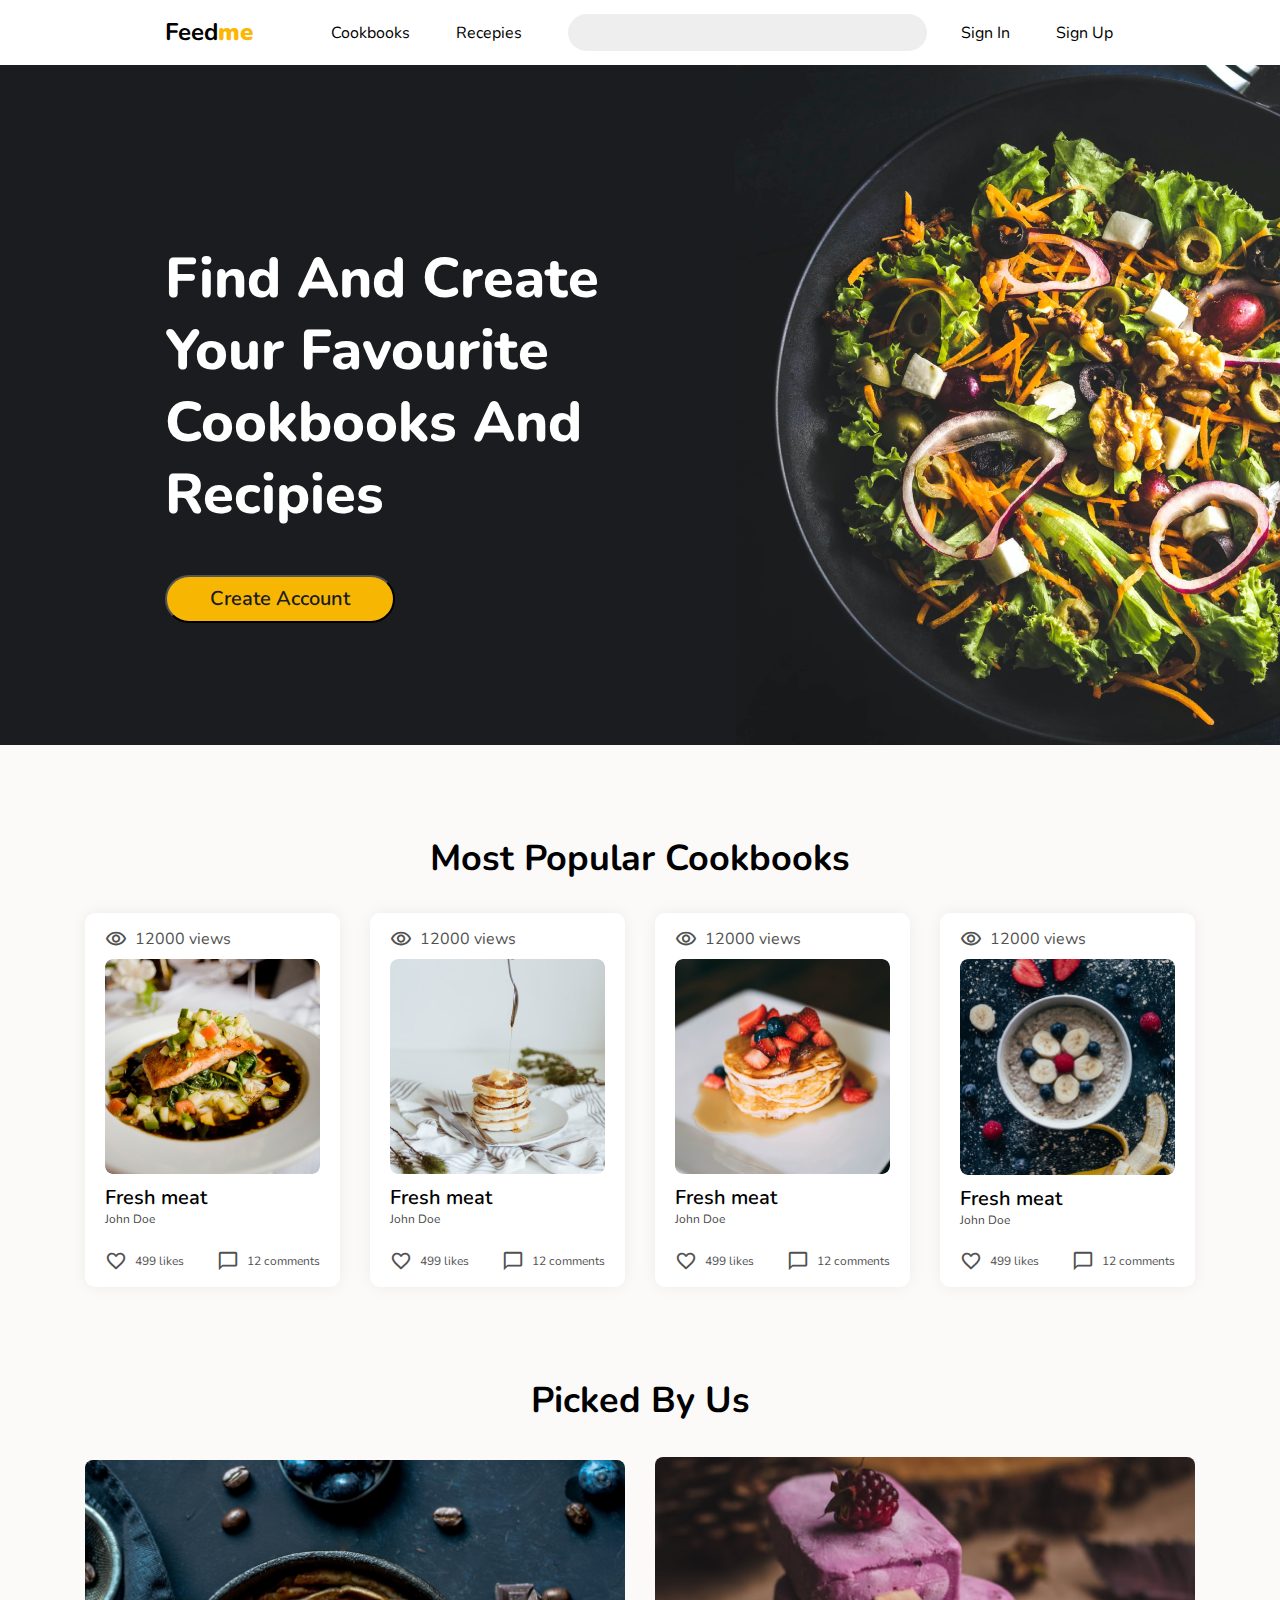
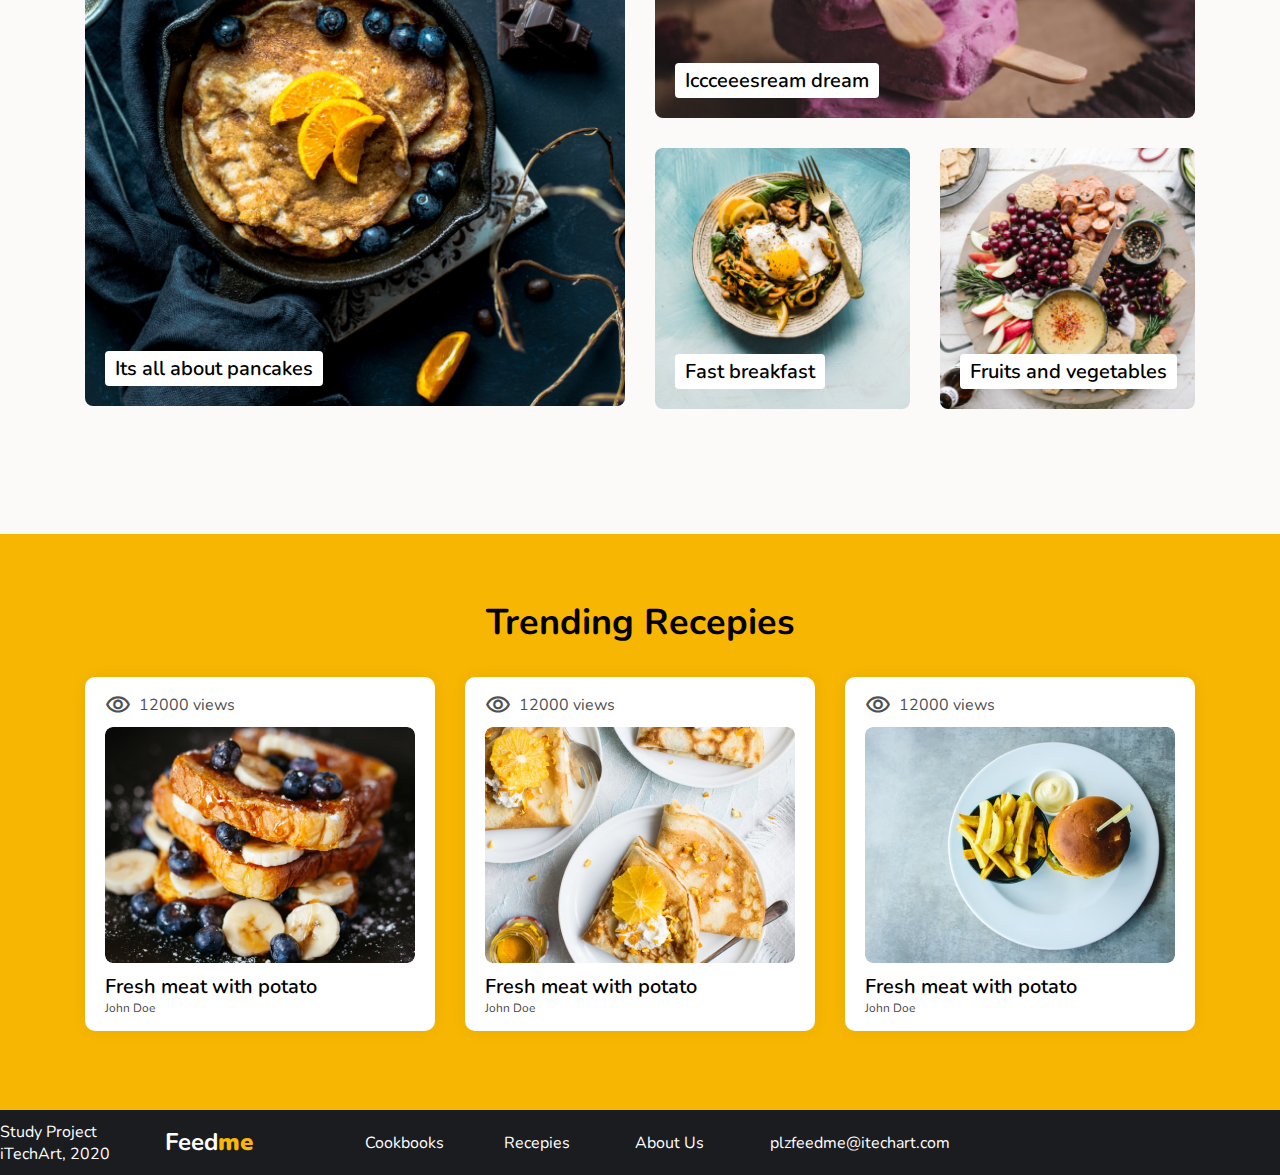
<file: index.html>
<!DOCTYPE html>
<html lang="en">
<head>
    <meta charset="UTF-8">
    <title>Title</title>
    <link rel="stylesheet" href="css/main.css">

    <!-- https://material.io/resources/icons/?style=outline -->
    <link href="https://fonts.googleapis.com/css2?family=Material+Icons+Outlined"
          rel="stylesheet">

</head>
<body>
    <div class="container">
        <header class="header header-container">
            <span class="header__logo">Feed<b class="logo--second-part">me</b></span>
            <button class="header__btn btn--first">Cookbooks</button>
            <button class="header__btn btn--second">Recepies</button>
                <input class="search-form" type="text"/>
            <button class="header__btn btn--sign-in">Sign In</button>
            <button class="header__btn btn--sign-up">Sign Up</button>
        </header>
        <div class="banner">
            <div class="banner__left-side banner--container">
                <p class="banner-text">Find And Create<br>Your Favourite<br>Cookbooks And Recipies</p>
                <button class="btn-create">Create Account</button>
            </div>
            <img class="banner__img" src="img/pan.png">
        </div>
        <div class="content">
            <div class="popular">
                <div class="main-header">
                    <span class="main-header__text">Most Popular Cookbooks</span>
                </div>
                <section class="card-container">
                    <article class="card">
                        <div class="card__header ">
                            <span class="material-icons-outlined md-22 card-header-icon">visibility</span>
                            <span>12000 views</span>
                        </div>
                        <img class="card__img" src="img/fresh_meat.png" alt="Fresh meat picture">
                        <div class="card__title">Fresh meat</div>
                        <div class="card__author">John Doe</div>
                        <div class="card__footer">
                            <div class="card__likes card-footer-container">
                                <span class="material-icons-outlined md-22 card-like-icon">favorite_border</span>
                                <span>499 likes</span>
                            </div>
                            <div class="card__comments card-footer-container">
                                <span class="material-icons-outlined md-22 card-comment-icon">chat_bubble_outline</span>
                                <span>12 comments</span>
                            </div>
                        </div>
                    </article>
                    <article class="card">
                        <div class="card__header ">
                            <span class="material-icons-outlined md-22 card-header-icon">visibility</span>
                            <span>12000 views</span>
                        </div>
                        <img class="card__img" src="img/fresh_meat_1.png" alt="Fresh meat picture 1">
                        <div class="card__title">Fresh meat</div>
                        <div class="card__author">John Doe</div>
                        <div class="card__footer">
                            <div class="card__likes card-footer-container">
                                <span class="material-icons-outlined md-22 card-like-icon">favorite_border</span>
                                <span>499 likes</span>
                            </div>
                            <div class="card__comments card-footer-container">
                                <span class="material-icons-outlined md-22 card-comment-icon">chat_bubble_outline</span>
                                <span>12 comments</span>
                            </div>
                        </div>
                    </article>
                    <article class="card">
                        <div class="card__header ">
                            <span class="material-icons-outlined md-22 card-header-icon">visibility</span>
                            <span>12000 views</span>
                        </div>
                        <img class="card__img" src="img/fresh_meat_2.png" alt="Fresh meat picture 2">
                        <div class="card__title">Fresh meat</div>
                        <div class="card__author">John Doe</div>
                        <div class="card__footer">
                            <div class="card__likes card-footer-container">
                                <span class="material-icons-outlined md-22 card-like-icon">favorite_border</span>
                                <span>499 likes</span>
                            </div>
                            <div class="card__comments card-footer-container">
                                <span class="material-icons-outlined md-22 card-comment-icon">chat_bubble_outline</span>
                                <span>12 comments</span>
                            </div>
                        </div>
                    </article>
                    <article class="card">
                        <div class="card__header ">
                            <span class="material-icons-outlined md-22 card-header-icon">visibility</span>
                            <span>12000 views</span>
                        </div>
                        <img class="card__img" src="img/fresh_meat_3.png" alt="Fresh meat picture 3">
                        <div class="card__title">Fresh meat</div>
                        <div class="card__author">John Doe</div>
                        <div class="card__footer">
                            <div class="card__likes card-footer-container">
                                <span class="material-icons-outlined md-22 card-like-icon">favorite_border</span>
                                <span>499 likes</span>
                            </div>
                            <div class="card__comments card-footer-container">
                                <span class="material-icons-outlined md-22 card-comment-icon">chat_bubble_outline</span>
                                <span>12 comments</span>
                            </div>
                        </div>
                    </article>
                </section>
            </div>
            <div class="picked">
                <div class="main-header">
                  <span class="main-header__text main-header__picked">Picked By Us</span>
                </div>
                <div class="img-container">
                    <section class="img-container img-container__left">
                        <div class="img-wrapper">
                            <img class="img img-size--l" src="img/pancakes.png" alt="Pancakes picture">
                            <div class="img__text">Its all about pancakes</div>
                        </div>
                    </section>
                    <section class="img-container img-container__right">
                        <div class="img-wrapper img-size--m">
                            <img class="img" src="img/ice-cream.png" alt="Ice-cream picture">
                            <div class="img__text">Iccceeesream dream</div>
                        </div>
                        <div class="img-wrapper img-size--s-left">
                            <img class="img" src="img/breakfast.png" alt="Breakfast picture">
                            <div class="img__text">Fast breakfast</div>
                        </div>
                        <div class="img-wrapper img-size--s-right">
                            <img class="img" src="img/fruits_&_vegetables.png" alt="Fruits and vegetables picture">
                            <div class="img__text">Fruits and vegetables</div>
                        </div>
                    </section>
                </div>
            </div>
            <div class="trends">
                <div class="main-header main-header__trends">
                  <span class="main-header__text">Trending Recepies</span>
                </div>
                <section class="card-container">
                    <article class="card card__trends">
                        <div class="card__header">
                            <span class="material-icons-outlined md-26 card-header-icon">visibility</span>
                            <span>12000 views</span>
                        </div>
                        <img class="card__img" src="img/fresh_meat_with_potato.png" alt="Fresh meat with potato picture 1">
                        <div class="card__title">Fresh meat with potato</div>
                        <div class="card__author card-author__trends">John Doe</div>
                    </article>
                    <article class="card card__trends">
                        <div class="card__header">
                            <span class="material-icons-outlined md-26 card-header-icon">visibility</span>
                            <span>12000 views</span>
                        </div>
                        <img class="card__img" src="img/fresh_meat_with_potato_1.png" alt="Fresh meat with potato picture 2">
                        <div class="card__title">Fresh meat with potato</div>
                        <div class="card__author card-author__trends">John Doe</div>
                    </article>
                    <article class="card card__trends">
                        <div class="card__header">
                            <span class="material-icons-outlined md-26 card-header-icon">visibility</span>
                            <span>12000 views</span>
                        </div>
                        <img class="card__img" src="img/fresh_meat_with_potato_2.png" alt="Fresh meat with potato picture 3">
                        <div class="card__title">Fresh meat with potato</div>
                        <div class="card__author card-author__trends">John Doe</div>
                    </article>
                </section>
            </div>
        </div>

        <footer class="footer footer-container">
            <span class="footer__logo">Feed<b class="logo--second-part">me</b></span>
            <a class="footer__link link--first">Cookbooks</a>
            <a class="footer__link link--second">Recepies</a>
            <a class="footer__link link--about-us">About Us</a>
            <a class="footer__link link--email">plzfeedme@itechart.com</a>
            <div class="link--ign">
                <a class="footer__link link--sign-top">Study Project</a>
                <a class="footer__link link--sign-bottom">iTechArt, 2020</a>
            </div>
        </footer>
    </div>
</body>
</html>
</file>
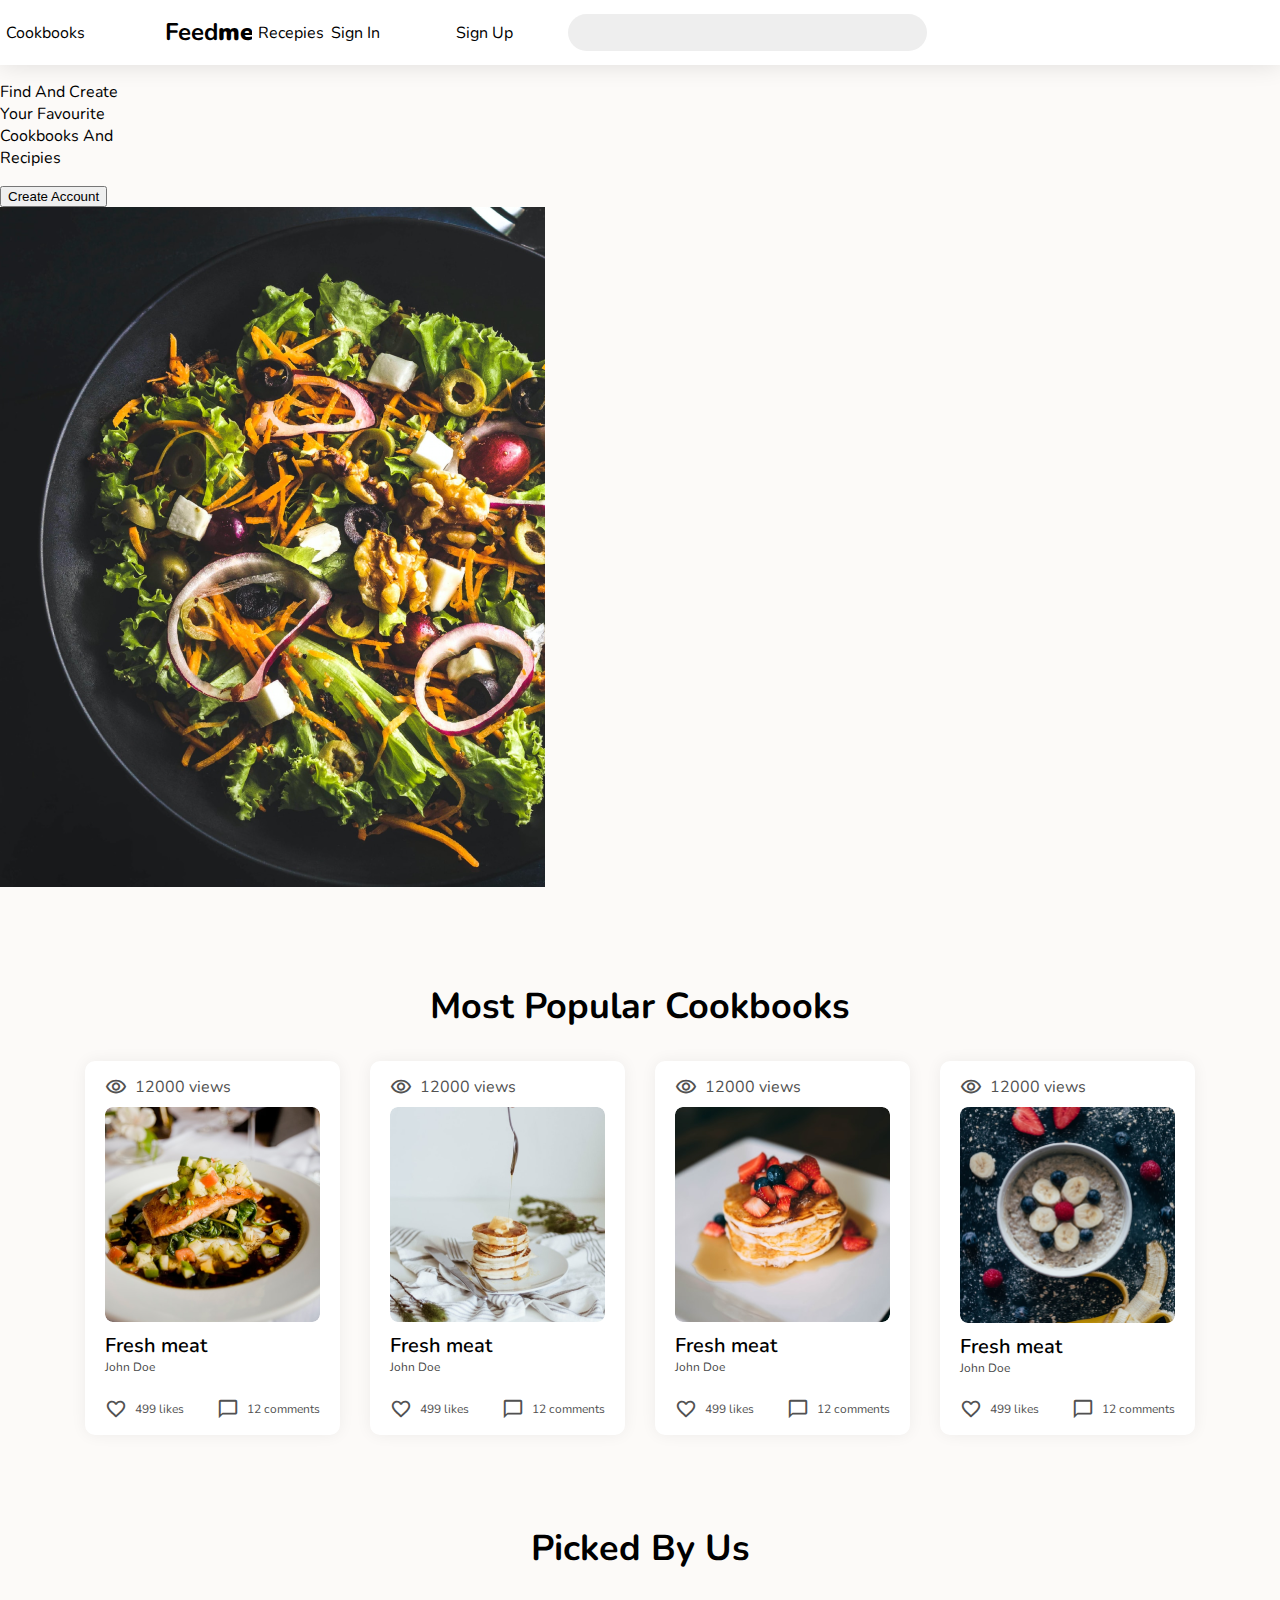
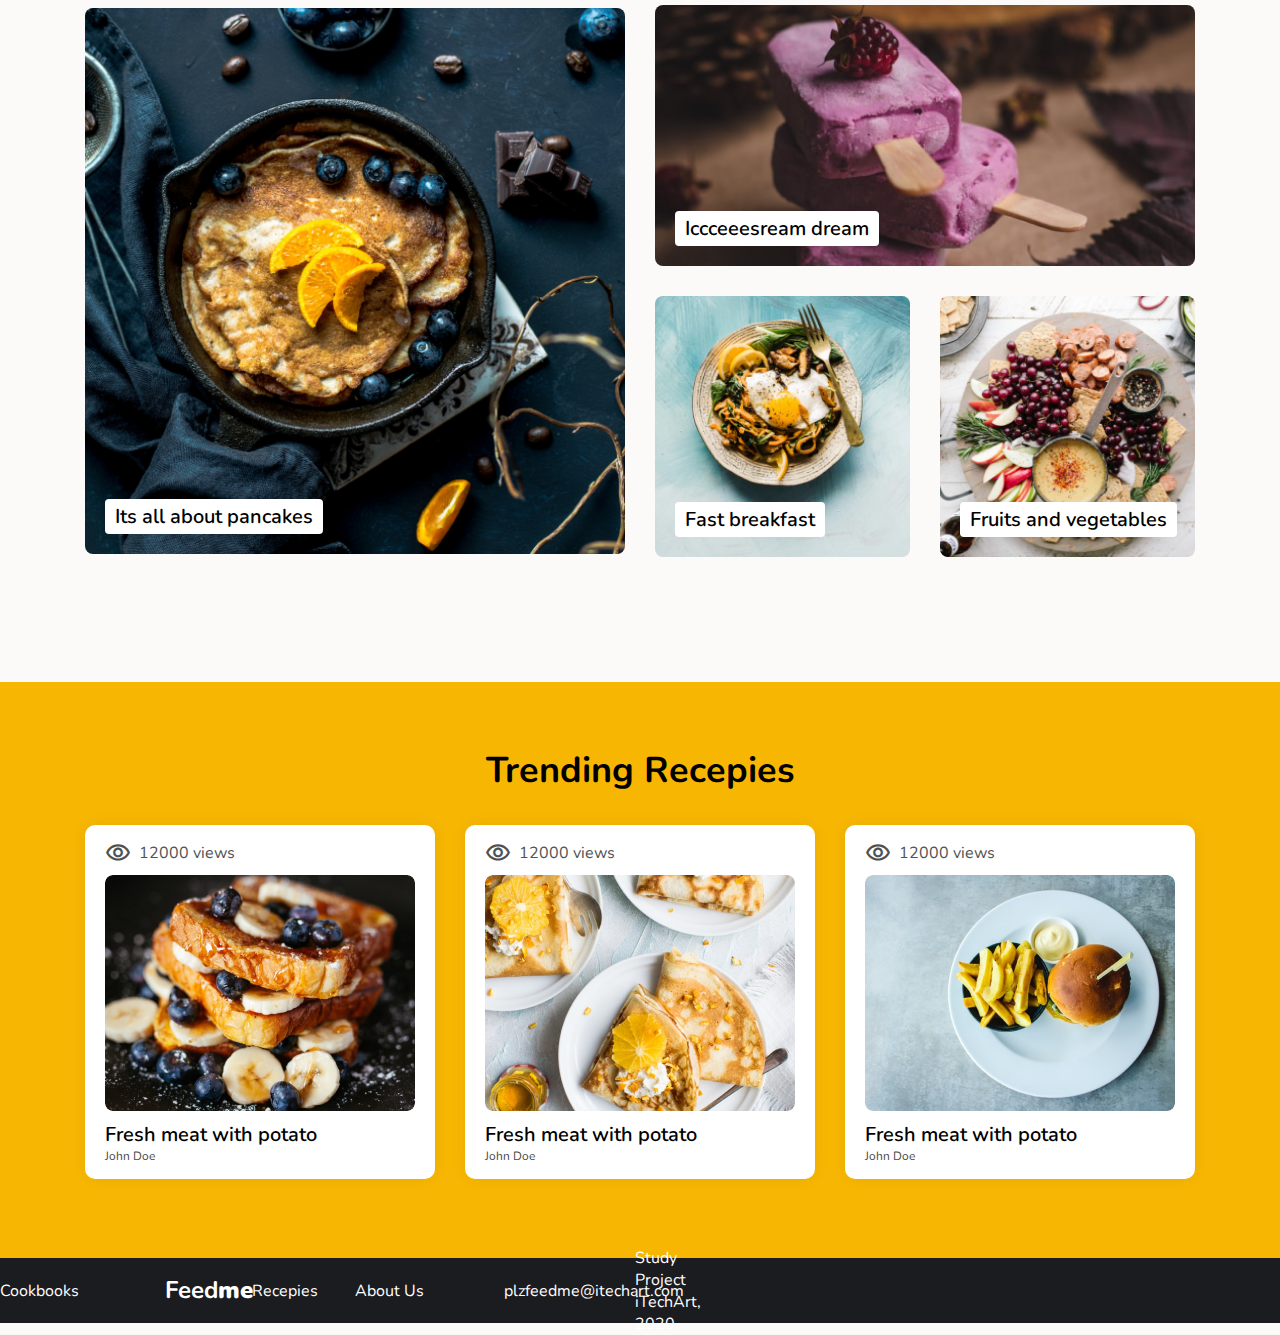
<file: main_page.html>
<!DOCTYPE html>
<html lang="en">
<head>
    <meta charset="UTF-8">
    <title>Title</title>
    <link rel="stylesheet" href="css/main.css">

    <!-- https://material.io/resources/icons/?style=outline -->
    <link href="https://fonts.googleapis.com/css2?family=Material+Icons+Outlined"
          rel="stylesheet">

</head>
<body>
    <div class="container">
        <header class="header header-container">
            <span class="header__logo">Feed<b class="logo_me">me</b></span>
            <button class="header__btn btn_cookbooks">Cookbooks</button>
            <button class="header__btn btn_recepies">Recepies</button>
                <input class="search-form" type="text"/>
            <button class="header__btn btn_sign-in">Sign In</button>
            <button class="header__btn btn_sign-up">Sign Up</button>
        </header>
        <div class="bg">
            <div class="bg-pouring bg-container">
                <p class="greeting-text">Find And Create<br>Your Favourite<br>Cookbooks And Recipies</p>
                <button class="btn_create">Create Account</button>
            </div>
            <img class="bg-img" src="img/pan.png">
        </div>
        <div class="content">
            <div class="popular">
                <div class="main-header">
                    <span class="main-header__text">Most Popular Cookbooks</span>
                </div>
                <section class="card-container">
                    <article class="card">
                        <div class="card__header ">
                            <span class="material-icons-outlined md-22 card-header-icon">visibility</span>
                            <span>12000 views</span>
                        </div>
                        <img class="card__img" src="img/fresh_meat.png">
                        <div class="card__title">Fresh meat</div>
                        <div class="card__author">John Doe</div>
                        <div class="card__footer">
                            <div class="card__likes card-footer-container">
                                <span class="material-icons-outlined md-22 card-like-icon">favorite_border</span>
                                <span>499 likes</span>
                            </div>
                            <div class="card__comments card-footer-container">
                                <span class="material-icons-outlined md-22 card-comment-icon">chat_bubble_outline</span>
                                <span>12 comments</span>
                            </div>
                        </div>
                    </article>
                    <article class="card">
                        <div class="card__header ">
                            <span class="material-icons-outlined md-22 card-header-icon">visibility</span>
                            <span>12000 views</span>
                        </div>
                        <img class="card__img" src="img/fresh_meat_1.png">
                        <div class="card__title">Fresh meat</div>
                        <div class="card__author">John Doe</div>
                        <div class="card__footer">
                            <div class="card__likes card-footer-container">
                                <span class="material-icons-outlined md-22 card-like-icon">favorite_border</span>
                                <span>499 likes</span>
                            </div>
                            <div class="card__comments card-footer-container">
                                <span class="material-icons-outlined md-22 card-comment-icon">chat_bubble_outline</span>
                                <span>12 comments</span>
                            </div>
                        </div>
                    </article>
                    <article class="card">
                        <div class="card__header ">
                            <span class="material-icons-outlined md-22 card-header-icon">visibility</span>
                            <span>12000 views</span>
                        </div>
                        <img class="card__img" src="img/fresh_meat_2.png">
                        <div class="card__title">Fresh meat</div>
                        <div class="card__author">John Doe</div>
                        <div class="card__footer">
                            <div class="card__likes card-footer-container">
                                <span class="material-icons-outlined md-22 card-like-icon">favorite_border</span>
                                <span>499 likes</span>
                            </div>
                            <div class="card__comments card-footer-container">
                                <span class="material-icons-outlined md-22 card-comment-icon">chat_bubble_outline</span>
                                <span>12 comments</span>
                            </div>
                        </div>
                    </article>
                    <article class="card">
                        <div class="card__header ">
                            <span class="material-icons-outlined md-22 card-header-icon">visibility</span>
                            <span>12000 views</span>
                        </div>
                        <img class="card__img" src="img/fresh_meat_3.png">
                        <div class="card__title">Fresh meat</div>
                        <div class="card__author">John Doe</div>
                        <div class="card__footer">
                            <div class="card__likes card-footer-container">
                                <span class="material-icons-outlined md-22 card-like-icon">favorite_border</span>
                                <span>499 likes</span>
                            </div>
                            <div class="card__comments card-footer-container">
                                <span class="material-icons-outlined md-22 card-comment-icon">chat_bubble_outline</span>
                                <span>12 comments</span>
                            </div>
                        </div>
                    </article>
                </section>
            </div>
            <div class="picked">
                <div class="main-header">
                  <span class="main-header__text main-header__picked">Picked By Us</span>
                </div>
                <div class="img-container">
                    <section class="img-container img-container__left">
                        <div class="img-wrapper">
                            <img class="img img-size_l" src="img/pancakes.png">
                            <div class="img__text">Its all about pancakes</div>
                        </div>
                    </section>
                    <section class="img-container img-container__right">
                        <div class="img-wrapper img-size_m">
                            <img class="img" src="img/ice-cream.png">
                            <div class="img__text">Iccceeesream dream</div>
                        </div>
                        <div class="img-wrapper img-size_s-left">
                            <img class="img" src="img/breakfast.png">
                            <div class="img__text">Fast breakfast</div>
                        </div>
                        <div class="img-wrapper img-size_s-right">
                            <img class="img" src="img/fruits_&_vegetables.png">
                            <div class="img__text">Fruits and vegetables</div>
                        </div>
                    </section>
                </div>
            </div>
            <div class="trends">
                <div class="main-header main-header__trends">
                  <span class="main-header__text">Trending Recepies</span>
                </div>
                <section class="card-container">
                    <article class="card card__trends">
                        <div class="card__header">
                            <span class="material-icons-outlined md-26 card-header-icon">visibility</span>
                            <span>12000 views</span>
                        </div>
                        <img class="card__img" src="img/fresh_meat_with_potato.png">
                        <div class="card__title">Fresh meat with potato</div>
                        <div class="card__author card-author__trends">John Doe</div>
                    </article>
                    <article class="card card__trends">
                        <div class="card__header">
                            <span class="material-icons-outlined md-26 card-header-icon">visibility</span>
                            <span>12000 views</span>
                        </div>
                        <img class="card__img" src="img/fresh_meat_with_potato_1.png">
                        <div class="card__title">Fresh meat with potato</div>
                        <div class="card__author card-author__trends">John Doe</div>
                    </article>
                    <article class="card card__trends">
                        <div class="card__header">
                            <span class="material-icons-outlined md-26 card-header-icon">visibility</span>
                            <span>12000 views</span>
                        </div>
                        <img class="card__img" src="img/fresh_meat_with_potato_2.png">
                        <div class="card__title">Fresh meat with potato</div>
                        <div class="card__author card-author__trends">John Doe</div>
                    </article>
                </section>
            </div>
        </div>

        <footer class="footer footer-container">
            <span class="footer__logo">Feed<b class="logo_me">me</b></span>
            <a class="footer__link link_cookbooks">Cookbooks</a>
            <a class="footer__link link_recepies">Recepies</a>
            <a class="footer__link link_about-us">About Us</a>
            <a class="footer__link link_email">plzfeedme@itechart.com</a>
            <div class="link_sign">
                <a class="footer__link link_sign-top">Study Project</a>
                <a class="footer__link link_sign-bottom">iTechArt, 2020</a>
            </div>
        </footer>
    </div>
</body>
</html>
</file>
<file: css/main.css>
@font-face {
    font-family: "Nunito";
    src: url("../fonts/Nunito/Nunito-VariableFont_wght.ttf");
}

/* Rules for sizing the icon. */
.material-icons-outlined.md-12 { font-size: 12px; }
.material-icons-outlined.md-16 { font-size: 16px; }
.material-icons-outlined.md-18 { font-size: 18px; }
.material-icons-outlined.md-22 { font-size: 22px; }
.material-icons-outlined.md-24 { font-size: 24px; }
.material-icons-outlined.md-26 { font-size: 26px; }
.material-icons-outlined.md-36 { font-size: 36px; }
.material-icons-outlined.md-48 { font-size: 48px; }

/* Rules for using icons as black on a light background. */
.material-icons-outlined.md-dark { color: rgba(0, 0, 0, 0.54); }
.material-icons-outlined.md-dark.md-inactive { color: rgba(0, 0, 0, 0.26); }

/* Rules for using icons as white on a dark background. */
.material-icons-outlined.md-light { color: rgba(255, 255, 255, 1); }
.material-icons-outlined.md-light.md-inactive { color: rgba(255, 255, 255, 0.3); }

:root {
    --bar-height: 65px;
    --color-primary: #FCFAF8;
    --color-secondary: #F7B602;
    --color-bg-header: #FFFFFF;
    --color-bg-banner: #1B1C20;
    --color-bg-card: #FFFFFF;
    --color-bg-search-form: #EEEEEE;
    --color-logo-second-part: #fdb601;
    --color-text-banner: #FFFFFF;
    --color-text-card-primary: #515151;
    --color-text-card-title: #000000;
    --color-text-card-subtitle: #474747;

}

body {
    font-family: Nunito, sans-serif;
    background: var(--color-primary);
    margin: 0;
}

/* Main grid container description */
.container {
    display: grid;
    grid-template-areas:
        "header header header"
        "banner banner banner"
        "content content content"
        "footer footer footer";
    grid-template-columns: minmax(auto, 165px) auto minmax(auto, 165px);
}

/* Header description */
.header {
    background: var(--color-bg-header);
    align-items: center;
    box-shadow: 0 0 25px rgba(0, 0, 0, 0.12);
    grid-area: header;
}

.header-container {
    display: grid;
    grid-template-areas:
        ". logo . cookbooks recepies search-form . . sign-in . sign-up .";
    grid-template-columns: minmax(auto, 165px) 87px minmax(45px, 73px) 125px 118px minmax(80px, 547px) 45px auto 65px 30px 65px minmax(auto, 165px);
    grid-template-rows: 65px;
    width: 100%;
}

.header__logo {
    font-family: Nunito, sans-serif;
    font-size: 24px;
    font-style: normal;
    font-weight: bold;
    line-height: 33px;
    display: flex;
    align-items: center;
    grid-area: logo;
}

.logo--second-part {
    color: var(--color-logo-second-part);
}

.header__btn {
    height: 100%;
    background-color: inherit;
    border: none;
    font-family: Nunito, sans-serif;
    font-style: normal;
    font-weight: normal;
    font-size: 16px;
    line-height: 22px;
    display: flex;
    align-items: center;
}

.btn--first {
    width: 80px;
    text-align: center;
    grid-area: cookbooks;
}

.btn--second {
    width: 73px;
    grid-area: recepies;
}

.btn--sign-in {
    width: 65px;
    text-align: right;
    grid-area: sign-in;
}

.btn--sign-up {
    width: 70px;
    text-align: right;
    grid-area: sign-up;
}

.search-form-wrapper {
    width: 381px;
    grid-area: search-form;
}

.search-form {
    height: 35px;
    width: 100%;
    border-radius: 37px;
    background: var(--color-bg-search-form);
    border: none;
    padding-left: 15px;
    grid-area: search-form;
}

/* Background container description */
.banner--container {
    display: grid;
    grid-template-areas:
        ". greeting-text ."
        ". btn_create .";
    grid-template-columns: minmax(auto, 165px) minmax(230px, 740px) minmax(45px, auto);
    width: 100%;
}

.banner {
    display: flex;
    align-items: center;
    justify-content: space-around;
    flex-direction: row;
    grid-area: banner;
    background: var(--color-bg-banner);
}

.banner__left-side {
    color: var(--color-text-banner);
    border: none;
}

.banner__img {
    background: url("../img/pan.png") no-repeat;
    height: 680px;
    border: none;
}

.banner-text {
    font-size: 56px;
    font-style: normal;
    font-weight: 800;
    line-height: 72px;
    letter-spacing: 0em;
    text-align: left;
    grid-area: greeting-text;
    margin-bottom: 0;
}

.btn-create {
    font-family: Nunito, sans-serif;
    font-style: normal;
    font-weight: 600;
    font-size: 20px;
    line-height: 72px;
    display: flex;
    align-items: center;
    justify-content: space-around;
    text-align: center;
    text-transform: capitalize;
    margin-top: 44px;
    color: var(--color-bg-banner);
    background: var(--color-secondary);
    border-radius: 38px;
    width: 230px;
    height: 48px;
    grid-area: btn_create;
    grid-gap: 44px;
    cursor: pointer;
}

/* Content description */
.content {
    grid-area: content;
}

/* Popular container description */
.main-header {
    display: flex;
    text-align: center;
    margin-top: 90px;
}

.main-header__text {
    font-family: Nunito;
    font-style: normal;
    font-weight: bold;
    font-size: 36px;
    line-height: 48px;
    flex-flow: row wrap;
    flex: 1;
}

.card-container {
    display: flex;
    flex-flow: row wrap;
    align-content: space-evenly;
    justify-content: center;
    grid-area: card-container;
}

.card {
    display: flex;
    flex-flow: column wrap;
    align-items: center;
    margin: 30px 15px 0;
    padding: 15px 20px;
    background: var(--color-bg-card);
    box-shadow: 0px 0px 16px rgba(0, 0, 0, 0.06);
    border-radius: 10px;
    flex: 0 0 255px;
    box-sizing: border-box;
    color: var(--color-text-card-primary);
}

.card__header {
    display: flex;
    align-items: center;
    margin-bottom: 9px;
    align-self: flex-start;
}

.card-header__text {
    font-family: Roboto;
    font-style: normal;
    font-weight: normal;
    font-size: 12px;
    line-height: 14px;
}

.card-header-icon {
    margin-right: 8px;
}

.card__img {
    width: 100%;
    border: none;
    border-radius: 8px;
    margin-bottom: 10px;
}

.card__title {
    font-family: Nunito;
    font-style: normal;
    font-weight: 600;
    font-size: 20px;
    line-height: 27px;
    align-items: self-start;
    align-self: flex-start;
    color: var(--color-text-card-title);
}

.card__author {
    font-family: Nunito;
    font-style: normal;
    font-weight: normal;
    font-size: 12px;
    line-height: 16px;
    color: var(--color-text-card-subtitle);
    align-self: flex-start;
    margin-bottom: 22px;
}

.card__footer {
    font-family: Nunito;
    font-style: normal;
    font-weight: normal;
    font-size: 12px;
    line-height: 16px;
    display: flex;
    align-items: center;
    justify-content: space-between;
    width: 100%;
    margin-top: auto;
}

.card-like-icon{
    margin-right: 8px;
}

.card-comment-icon{
    margin-right: 8px;
}

.card-footer-container {
    display: flex;
    align-items: center;
}

/* Picked container description */
.main-header__picked {
    margin-bottom: 17px;
}
.img-container {
    display: flex;
    flex-flow: row wrap;
    justify-content: center;
    grid-area: card-container;
}

.img-container__left {
    display: flex;
    flex-flow: column wrap;
    width: 570px;
}

.img-container__right {
    display: flex;
    width: 570px;
}

.img-wrapper {
    position: relative;
    margin: 15px;
}

.img {
    width: 100%;
    height: 100%;
    object-fit: cover;
    border-radius: 8px;
}

.img__text {
    font-family: Nunito;
    font-style: normal;
    font-weight: 600;
    font-size: 20px;
    line-height: 27px;
    background-color: #ffffff;
    border-radius: 4px;
    position: absolute;
    text-align: center;
    bottom: 20px;
    left: 20px;
    padding: 4px 10px;

}

.img-size--l {
    flex: 0 0 540px;
}

.img-size--m {
    flex: 1 1 540px;
}

.img-size--s-left {
    flex: 1 1 220px;
}

.img-size--s-right {
    flex: 1 1 220px;
}

/* Trends container description */
.trends {
    background-color: var(--color-secondary);
    padding-bottom: 79px;
}

.main-header__trends {
    margin-top: 110px;
    padding-top: 65px;
}

.card__trends {
    flex: 0 0 350px;
}

.card-author__trends {
    margin-bottom: 0;
}

/* Footer description */
.footer {
    grid-area: footer;
    background: var(--color-bg-banner);
    color: var(--color-bg-header);
    align-items: center;
}

.footer-container {
    display: grid;
    grid-template-areas:
        ". logo-ft . cookbooks-ft recepies-ft about-us . email . sign .";
    grid-template-columns: minmax(auto, 165px) 87px minmax(auto, 103px) 149px 131px 85px 50px 180px minmax(50px, auto) 120px minmax(auto, 165px);
    grid-template-rows: 65px;
    width: 100%;
}

.footer__logo {
    font-family: Nunito, sans-serif;
    font-size: 24px;
    font-style: normal;
    font-weight: bold;
    line-height: 33px;
    display: flex;
    grid-area: logo-ft;
}

.link--first {
    width: 99px;
    text-align: center;
    grid-area: cookbooks-ft;
}

.link--second {
    width: 81px;
    grid-area: recepies-ft;
}

.link--about-us {
    width: 85px;
    grid-area: about-us;
}

.link--email {
    width: 223px;
    grid-area: email;
}

.link--sign {
    width: 120px;
    grid-area: sign;
}
</file>
